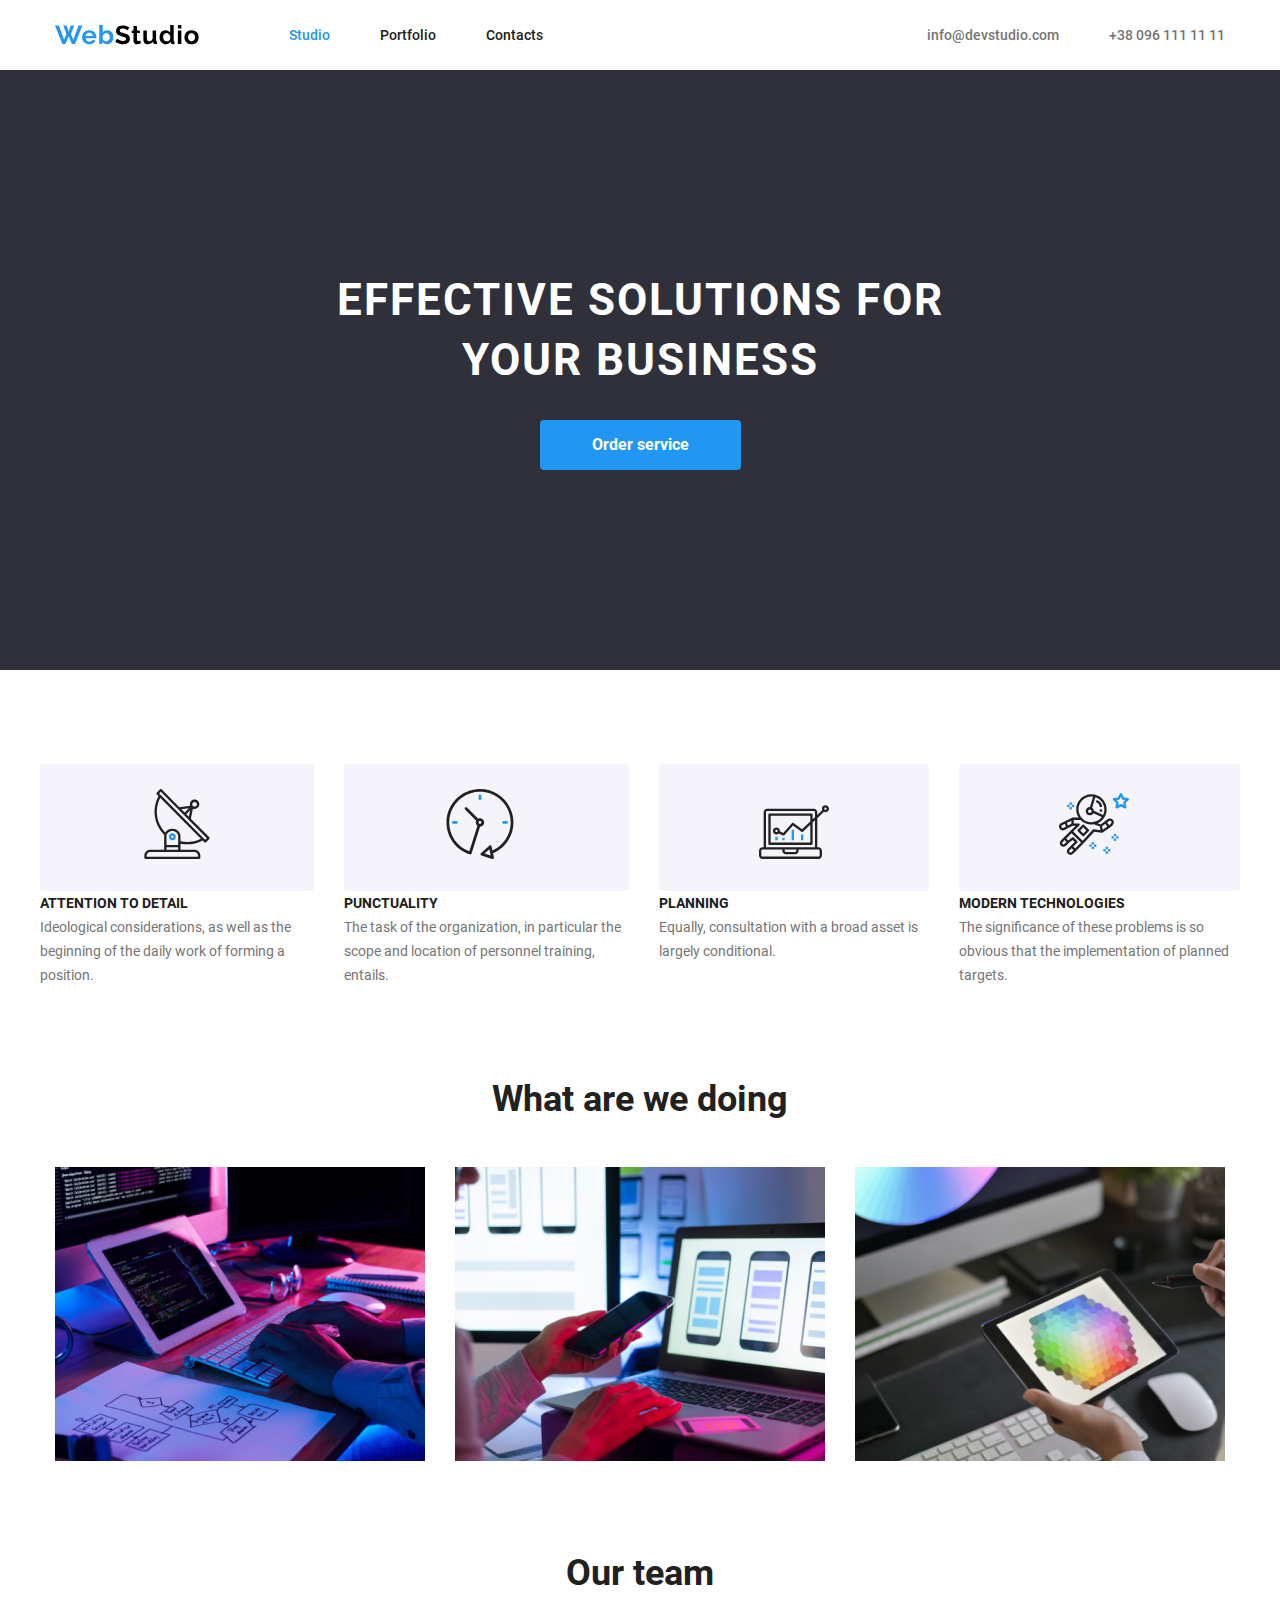
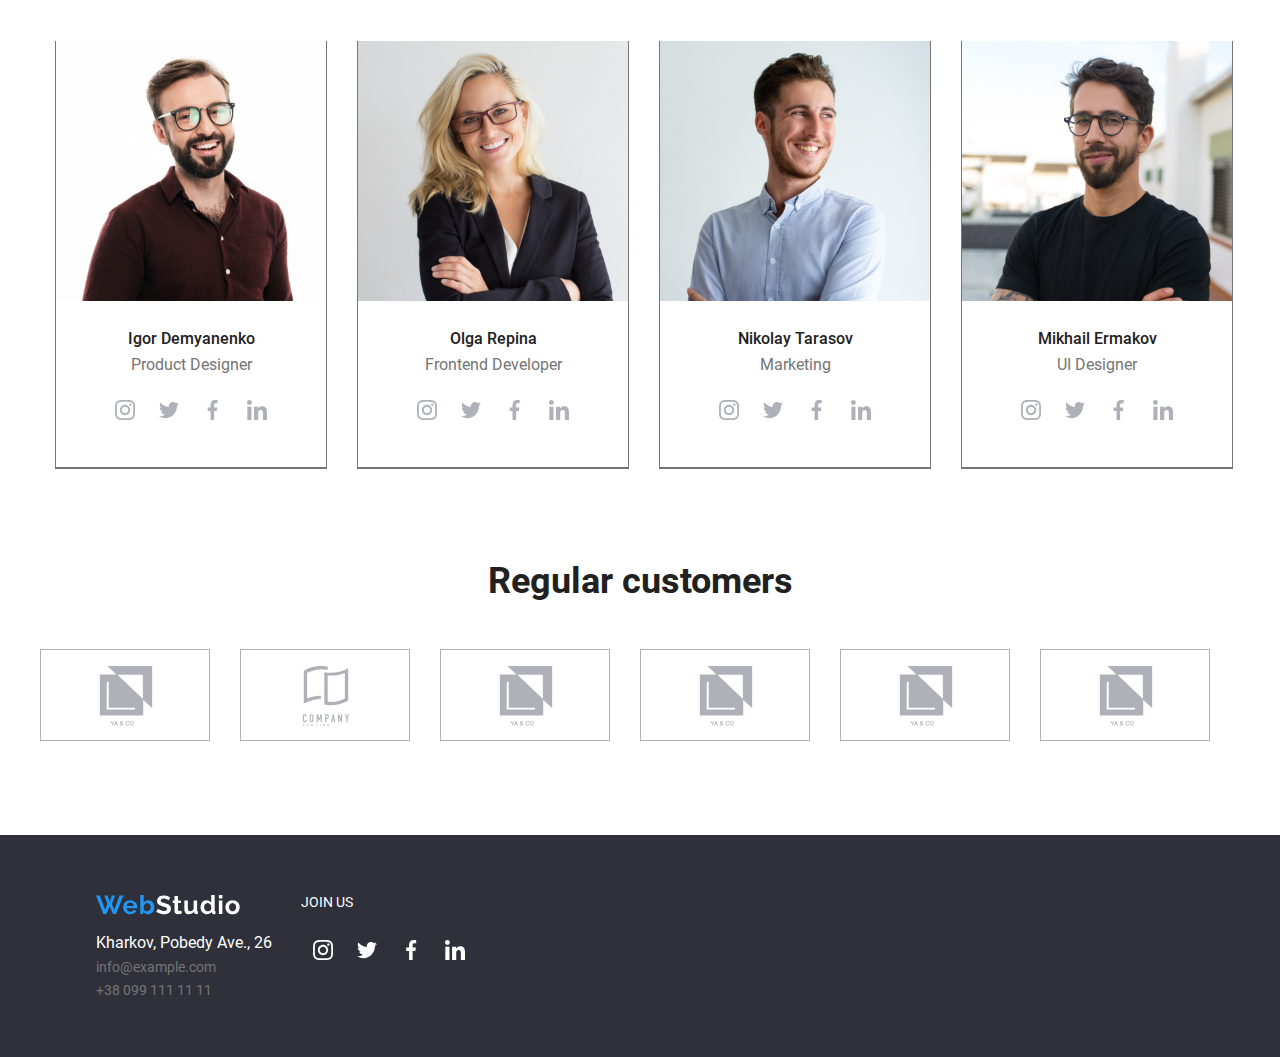
<file: index.html>
<!DOCTYPE html>
<html lang="en">

<head>
	<meta charset="UTF-8">
	<link rel="stylesheet" href="css/styles.css">
	<title>Web Studio</title>
</head>

<body>
	<header class="header">
		<div class="container header-container">
			<a class="header-logo" href="#">
				<img src="img/logo.svg" alt="WebStudio" width="144" height="20">
			</a>
			<ul class="header-list">
				<li class="header-item">
					<a class="active" href="#">Studio</a>
				</li>
				<li class="header-item">
					<a href="portfolio.html">Portfolio</a>
				</li>
				<li class="header-item">
					<a href="#">Contacts</a>
				</li>
			</ul>
			<a class="header-email" href="mailto:info@devstudio.com">info@devstudio.com</a>
			<a class="header-phone" href="tel:+380961111111">+38 096 111 11 11</a>
		</div>
	</header>
	<main>
		<section class="hero">
			<div class="container hero-container">
				<h1 class="hero-title">Effective solutions for your business</h1>
				<button class="hero-btn">Order service</button>
			</div>
		</section>

		<section class="about">
			<div class="container-about">
				<div>
					<div class="info-img">
						<svg class="info-img1">
							<use href="img/sprite.svg#spytnik"></use>
						</svg>
					</div>
					<h3>Attention to detail</h3>
					Ideological considerations, as well as the beginning of the daily work of forming a position.
				</div>
				<div>
					<div class="info-img">
						<svg class="info-img2">
							<use href="img/sprite.svg#time"></use>
						</svg>
					</div>
					<h3>Punctuality</h3>
					The task of the organization, in particular the scope and location of personnel training, entails.
				</div>
				<div>
					<div class="info-img">
						<svg class="info-img3">
							<use href="img/sprite.svg#komp"></use>
						</svg>
					</div>
					<h3>Planning</h3>
					Equally, consultation with a broad asset is largely conditional.
				</div>
				<div>
					<div class="info-img">
						<svg class="info-img4">
							<use href="img/sprite.svg#manchik"></use>
						</svg>
					</div>
					<h3>Modern technologies</h3>
					The significance of these problems is so obvious that the implementation of planned targets.
				</div>
			</div>
		</section>

		<section class="doing">
			<div class="container">
				<h2 class="doing-title subtitle">What are we doing</h2>
				<div class="doing-cards">
					<article class="doing-card">
						<img src="img/do-1.jpg" alt="content image" width="370" height="294">
						<span class="dz11">Desktop applications</span>
					</article>
					<article class="doing-card">
						<img src="img/do-2.jpg" alt="content image" width="370" height="294">
						<span class="dz11">Mobile applications</span>
					</article>
					<article class="doing-card">
						<img src="img/do-3.jpg" alt="content image" width="370" height="294">
						<span class="dz11">Design solutions</span>
					</article>
				</div>
			</div>
		</section>
		<section class="people">
			<div class="container-people">
				<h2 class="people-title subtitle">Our team</h2>
				<div class="people-cards">
					<article class="card11">
						<img src="img/team-1.jpg"  alt="team" width="270" height="260">
						<h3>Igor Demyanenko</h3>
						<div>Product Designer</div>
						<ul class="icon-img1">
							<li>
								<a href="#">
									<svg>
										<use href="img/sprite.svg#inst-card"></use>
									</svg>
								</a>
							</li>
							<li>
								<a href="#">
									<svg>
										<use href="img/sprite.svg#twit-card"></use>
									</svg>
								</a>
							</li>
							<li>
								<a href="#">
									<svg>
										<use href="img/sprite.svg#face-card"></use>
									</svg>
								</a>
							</li>
							<li>
								<a href="#">
									<svg>
										<use href="img/sprite.svg#inn-card"></use>
									</svg>
								</a>
							</li>
						</ul>
					</article>
					<article class="card11">
						<img src="img/team-2.jpg"  alt="team" width="270" height="260">
						<h3>Olga Repina</h3>
						<div>Frontend Developer</div>
						<ul class="icon-img1">
							<li>
								<a href="#">
									<svg>
										<use href="img/sprite.svg#inst-card"></use>
									</svg>
								</a>
							</li>
							<li>
								<a href="#">
									<svg>
										<use href="img/sprite.svg#twit-card"></use>
									</svg>
								</a>
							</li>
							<li>
								<a href="#">
									<svg>
										<use href="img/sprite.svg#face-card"></use>
									</svg>
								</a>
							</li>
							<li>
								<a href="#">
									<svg>
										<use href="img/sprite.svg#inn-card"></use>
									</svg>
								</a>
							</li>
						</ul>
					</article>
					<article class="card11">
						<img src="img/team-3.jpg"  alt="team" width="270" height="260">
						<h3>Nikolay Tarasov</h3>
						<div>Marketing</div>
						<ul class="icon-img1">
							<li>
								<a href="#">
									<svg>
										<use href="img/sprite.svg#inst-card"></use>
									</svg>
								</a>
							</li>
							<li>
								<a href="#">
									<svg>
										<use href="img/sprite.svg#twit-card"></use>
									</svg>
								</a>
							</li>
							<li>
								<a href="#">
									<svg>
										<use href="img/sprite.svg#face-card"></use>
									</svg>
								</a>
							</li>
							<li>
								<a href="#">
									<svg>
										<use href="img/sprite.svg#inn-card"></use>
									</svg>
								</a>
							</li>
						</ul>
					</article>
					<article class="card11">
						<img src="img/team-4.jpg"  alt="team" width="270" height="260">
						<h3>Mikhail Ermakov</h3>
						<div>UI Designer</div>
						<ul class="icon-img1">
							<li>
								<a href="#">
									<svg>
										<use href="img/sprite.svg#inst-card"></use>
									</svg>
								</a>
							</li>
							<li>
								<a href="#">
									<svg>
										<use href="img/sprite.svg#twit-card"></use>
									</svg>
								</a>
							</li>
							<li>
								<a href="#">
									<svg>
										<use href="img/sprite.svg#face-card"></use>
									</svg>
								</a>
							</li>
							<li>
								<a href="#">
									<svg>
										<use href="img/sprite.svg#inn-card"></use>
									</svg>
								</a>
							</li>
						</ul>
					</article>
				</div>
			</div>
		</section>
						<!-- dz -->
		<section class="customers">
			<div class="container-customers">
				<h2 class="people-title subtitle">Regular customers</h2>
				<div class="carddd">
					<article class="customers-card">
						<a href="#">
							<div class="section-customers">
							<svg>
								<use href="img/sprite.svg#logo1"></use>
							</svg>
							</div>
						</a>
					</article>
					<article class="customers-card">
						<a href="#">
							<div class="section-customers">
							<svg>
								<use href="img/sprite.svg#logo2"></use>
							</svg>
							</div>
						</a>
					</article>
					<article class="customers-card">
						<a href="#">
							<div class="section-customers">
							<svg>
								<use href="img/sprite.svg#logo1"></use>
							</svg>
							</div>
						</a>
					</article>
					<article class="customers-card">
						<a href="#">
							<div class="section-customers">
							<svg>
								<use href="img/sprite.svg#logo1"></use>
							</svg>
							</div>
						</a>
					</article>
					<article class="customers-card">
						<a href="#">
							<div class="section-customers">
							<svg>
								<use href="img/sprite.svg#logo1"></use>
							</svg>
							</div>
						</a>
					</article>
					<article class="customers-card">
						<a href="#">
							<div class="section-customers">
							<svg>
								<use href="img/sprite.svg#logo1"></use>
							</svg>
							</div>
						</a>
					</article>
			</div>
		</section>
	</main>
	<footer class="footer">
		<div class="container footer-container">
			<div class="footer-info">
				<a class="footer-logo" href="#">
					<img src="img/footer-logo.svg" alt="WebStudio" width="144" height="20">
				</a>
				<p>Kharkov, Pobedy Ave., 26</p>
				<a href="mailto:info@example.com">info@example.com</a>
				<a href="tel:+380991111111">+38 099 111 11 11</a>
			</div>
			<div class="social">
				<span>join us</span>
				<ul class="icon-img">
					<li>
						<a href="#">
							<svg>
								<use href="img/sprite.svg#inst"></use>
							</svg>
						</a>
					</li>
					<li>
						<a href="#">
							<svg>
								<use href="img/sprite.svg#twit"></use>
							</svg>
						</a>
					</li>
					<li>
						<a href="#">
							<svg>
								<use href="img/sprite.svg#face"></use>
							</svg>
						</a>
					</li>
					<li>
						<a href="#">
							<svg>
								<use href="img/sprite.svg#inn"></use>
							</svg>
						</a>
					</li>
				</ul>
			</div>
		</div>
	</footer>
</body>

</html>
</file>
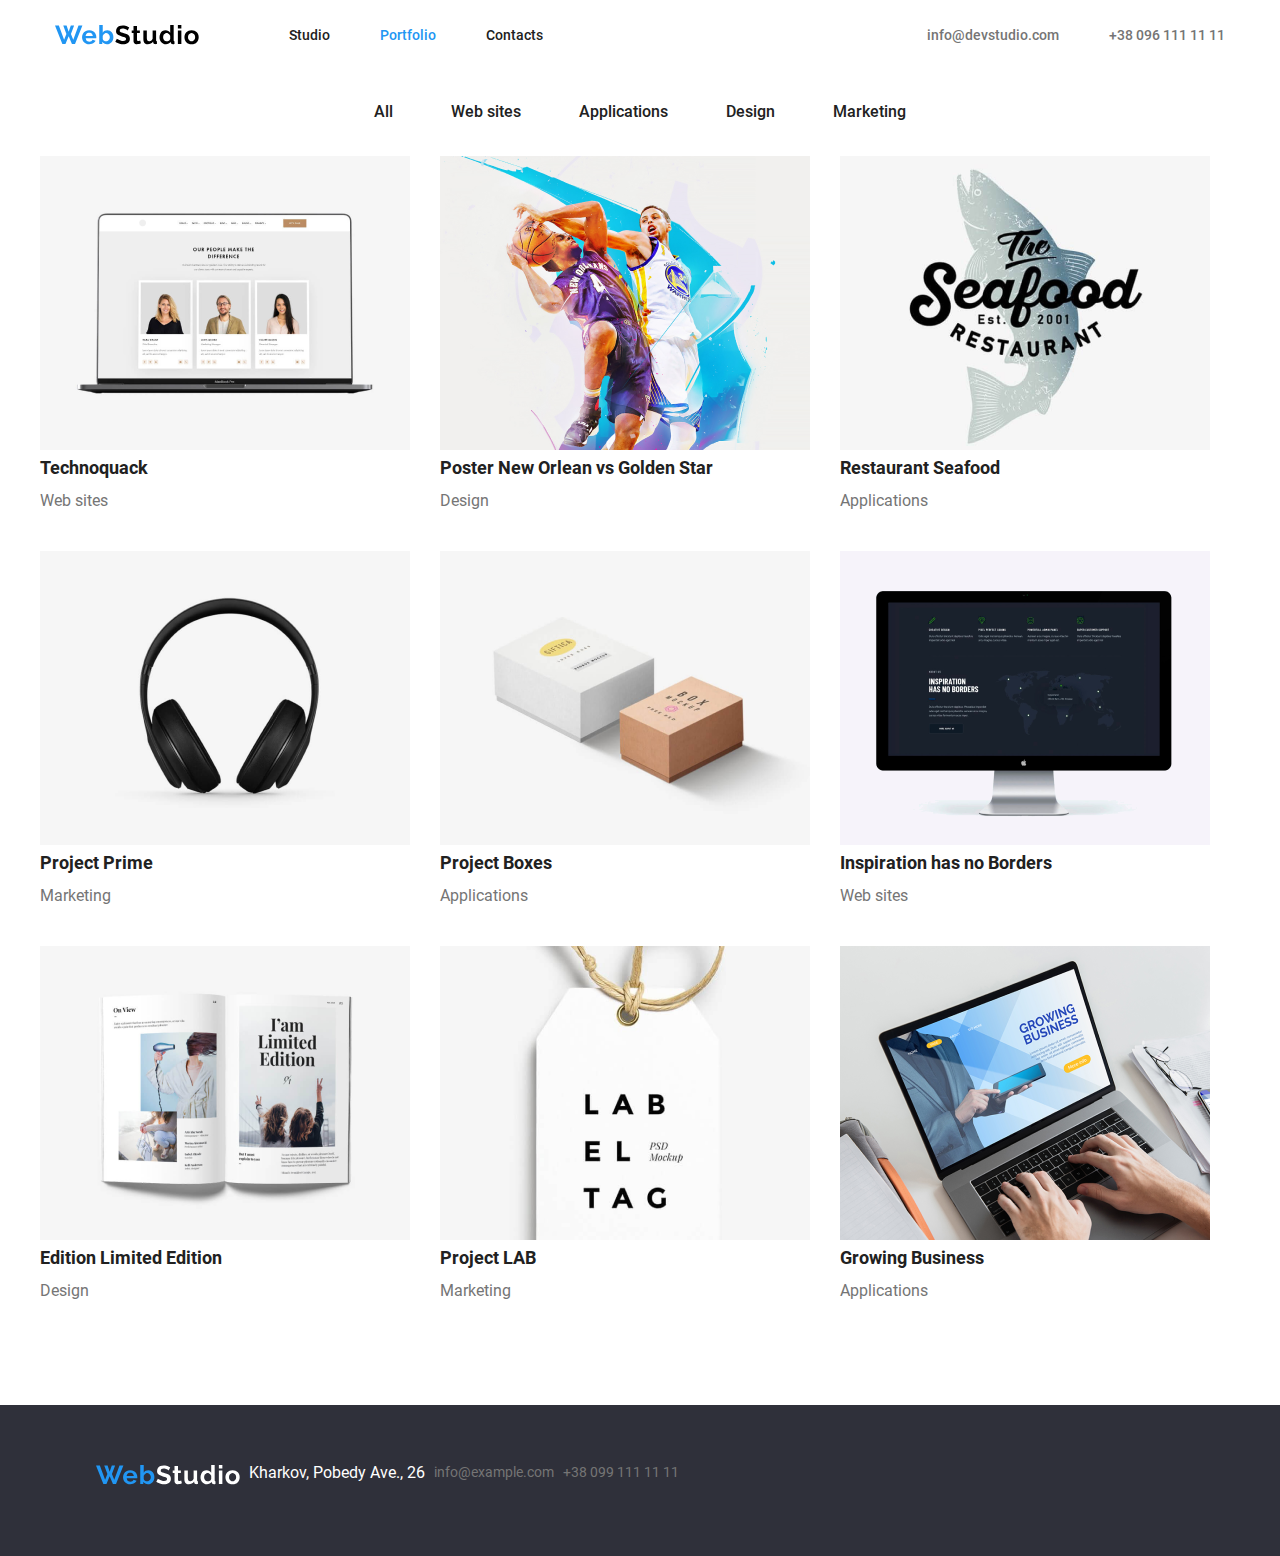
<file: portfolio.html>
<!DOCTYPE html>
<html lang="en">

<head>
	<meta charset="UTF-8">
	<link rel="stylesheet" href="css/styles.css">
	<title>Web Studio</title>
</head>

<body>
	<header class="header">
		<div class="container header-container">
			<a class="header-logo" href="index.html">
				<img src="img/logo.svg" alt="WebStudio" width="144" height="20">
			</a>
			<ul class="header-list">
				<li class="header-item">
					<a href="index.html">Studio</a>
				</li>
				<li class="header-item">
					<a class="active" href="#">Portfolio</a>
				</li>
				<li class="header-item">
					<a href="#">Contacts</a>
				</li>
			</ul>
			<a class="header-email" href="mailto:info@devstudio.com">info@devstudio.com</a>
			<a class="header-phone" href="tel:+380961111111">+38 096 111 11 11</a>
		</div>
	</header>
	<main>
		<section class="portfolio">
			<div class="container-portfolio">
				<div>
					<div><h3>All</h3></div>
					<div><h3>Web sites</h3></div>
					<div><h3>Applications</h3></div>
					<div><h3>Design</h3></div>
					<div><h3>Marketing</h3></div>
				</div>
			</div>
			<div class="cards">
				<article class="card-img">
					<a href="#">
						<span class="text">The resource offers comprehensive offers with different levels of functionality and services. All this will allow the visitor to obtain useful information about the company or individual.</span>
						<img src="img/1.png"  alt="png" width="370" height="294">
						<div class="card-name">
							<a href="#"><h3>Technoquack</h3></a>
							<a href="#"><p>Web sites</p></a>
						</div>
					</a>
				</article>
				<article  class="card-img">
					<a href="#">
						<span class="text">The resource offers comprehensive offers with different levels of functionality and services. All this will allow the visitor to obtain useful information about the company or individual.</span>
						<img src="img/2.png"  alt="png" width="370" height="294">
						<div class="card-name">
							<a href="#"><h3>Poster New Orlean vs Golden Star</h3></a>
							<a href="#"><p>Design</p></a>
						</div>
					</a>
				</article>
				<article class="card-img">
					<a href="#" >
						<span class="text">The resource offers comprehensive offers with different levels of functionality and services. All this will allow the visitor to obtain useful information about the company or individual.</span>
						<img src="img/3.png"  alt="png" width="370" height="294">
					</a>
					<div class="card-name">
						<a href="#"><h3>Restaurant Seafood</h3></a>
						<a href="#"><p>Applications</p></a>
					</div>
				</article>
				<article  class="card-img">
					<a href="#">
						<span class="text">The resource offers comprehensive offers with different levels of functionality and services. All this will allow the visitor to obtain useful information about the company or individual.</span>
						<img src="img/4.png"  alt="png" width="370" height="294">
						<div class="card-name">
							<a href="#"><h3>Project Prime</h3></a>
							<a href="#"><p>Marketing</p></a>
						</div>
					</a>
				</article>
				<article  class="card-img">
					<a href="#">
						<span class="text">The resource offers comprehensive offers with different levels of functionality and services. All this will allow the visitor to obtain useful information about the company or individual.</span>
						<img src="img/5.png"  alt="png" width="370" height="294">
						<div class="card-name">
							<a href="#"><h3>Project Boxes</h3></a>
							<a href="#"><p>Applications</p></a>
						</div>
					</a>
				</article>
				<article  class="card-img">
					<a href="#">
						<span class="text">The resource offers comprehensive offers with different levels of functionality and services. All this will allow the visitor to obtain useful information about the company or individual.</span>
						<img src="img/6.png"  alt="png" width="370" height="294">
						<div class="card-name">
							<a href="#"><h3>Inspiration has no Borders</h3></a>
							<a href="#"><p>Web sites</p></a>
						</div>
					</a>
				</article>
				<article  class="card-img">
					<a href="#">
						<span class="text">The resource offers comprehensive offers with different levels of functionality and services. All this will allow the visitor to obtain useful information about the company or individual.</span>
						<img src="img/7.png"  alt="png" width="370" height="294">
						<div class="card-name">
							<a href="#"><h3>Edition Limited Edition</h3></a>
							<a href="#"><p>Design</p></a>
						</div>
					</a>
				</article>
				<article  class="card-img">
					<a href="#">
						<span class="text">The resource offers comprehensive offers with different levels of functionality and services. All this will allow the visitor to obtain useful information about the company or individual.</span>
						<img src="img/8.png"  alt="png" width="370" height="294">
						<div class="card-name">
							<a href="#"><h3>Project LAB</h3></a>
							<a href="#"><p>Marketing</p></a>
						</div>
					</a>
				</article>
				<article  class="card-img">
					<a href="#">
						<span class="text">The resource offers comprehensive offers with different levels of functionality and services. All this will allow the visitor to obtain useful information about the company or individual.</span>
						<img src="img/9.png"  alt="png" width="370" height="294">
						<div class="card-name">
							<a href="#"><h3>Growing Business</h3></a>
							<a href="#"><p>Applications</p></a>
						</div>
					</a>
				</article>
			</div>
		</section>
	</main>
	<footer class="footer">
		<div class="container footer-container">
			<a class="footer-logo" href="index.html">
				<img src="img/footer-logo.svg" alt="WebStudio" width="144" height="20">
			</a>
			<p>Kharkov, Pobedy Ave., 26</p>
			<a href="mailto:info@example.com">info@example.com</a>
			<a href="tel:+380991111111">+38 099 111 11 11</a>
		</div>
	</footer>
</body>

</html>
</file>
<file: css/styles.css>
@import url('reset.css');


@font-face {
	font-family: 'Roboto';
	src: url('../fonts/roboto/Roboto-Regular.woff2') format('woff2');
	font-weight: 400;
	font-style: normal;
	font-display: swap;
}

@font-face {
	font-family: 'Roboto';
	src: url('../fonts/roboto/Roboto-Medium.woff2') format('woff2');
	font-weight: 500;
	font-style: normal;
	font-display: swap;
}

@font-face {
	font-family: 'Roboto';
	src: url('../fonts/roboto/Roboto-Bold.woff2') format('woff2');
	font-weight: 700;
	font-style: normal;
	font-display: swap;
}

/* GLOBAL */

html,
body {
	height: 100%;
}

body {
	font-family: "Roboto", sans-serif;
	font-weight: 400;
	color: #212121;
}

.container {
	width: 1200px;
	margin: 0 auto;
	padding: 0 15px;
}

.subtitle {
	font-weight: 700;
	font-size: 36px;
}

/* HEADER */
.header {
	padding: 25px 0;
	font-size: 14px;
	font-weight: 500;
}

.header-container {
	display: flex;
	align-items: center;
}

.header-logo {
	margin-right: 90px;
}

.header-list {
	display: flex;
	gap: 50px;
	margin-right: auto;
	/* flex: 1; */
	/* flex-grow: 1; */
}

.header-item {}

.header-item a.active {
	color: #2196F3;
}

.header-email {}

.header-phone {
	margin-left: 50px;
}

.header-item a,
.header-email,
.header-phone {
	text-decoration: none;
}

.header-email,
.header-phone {
	text-decoration: none;
	color: #757575;
}

/* HERO */

.hero {
	background: #2F303A;
	min-height: 600px;
	display: flex;
	align-items: center;
	color: #fff;
}

.hero-container {
	width: 650px;
	margin: 0 auto;
	text-align: center;
}

.hero-title {
	font-size: 44px;
	line-height: 60px;
	font-weight: 700;
	text-transform: uppercase;
	letter-spacing: 2px;
	margin-bottom: 30px;
}

.hero-btn {
	background: #2196F3;
	padding: 17px 52px;
	color: #fff;
	cursor: pointer;
	font-weight: 700;
	border-radius: 4px;
}

/* !DO section */
.doing {
	padding: 94px 0;
}

.doing-title {
	margin-bottom: 50px;
	text-align: center;
}

.doing-cards {
	display: flex;
	gap: 30px;
	/* row-gap: 30px; */
}

.doing-card {
	position: relative;
	width: 33.333%;
	height: 294px;
	gap: 30px;
	/* flex: 1; */
}

.dz11 {
	display: flex;
	align-items: center;
	justify-content: center;
	width: 370px;
	height: 0px;
	color: #fff;
	position: absolute;
	bottom: 0px;
	left: 0;
	background: #2F303A;
	opacity: 1;
	font-weight: 0;
	font-size: 0px;
	line-height: 0;
	text-transform: uppercase;
	transition: all .4s;
}

/* .doing-card::after{
	display: block;
	content: '';
	width: 100%;
	height: 5px;
	background: red;
	opacity: 1;
} */

.doing-card:hover .dz11 {
	opacity: 80%;
	height: 70px;
	font-weight: 700;
	font-size: 14px;
	line-height: 16.41px;
}


.doing-card img {
	width: 100%;
	height: 100%;
	object-fit: cover;
}



/* h3 */

.about {
	width: 1200px;
	margin: 0 auto;
}

.about>div{
	display: flex;
	padding-top: 94px;
	gap: 30px;
}
.container-about {
	color: #757575;
	font-size: 14px;
	font-weight: 400;
	line-height: 24px;
	
}

.container-about>div>h3 {
	color: #212121;
	font-size: 14px;
	font-weight: 700;
	text-transform: uppercase;
}

.container-about>div {
	border-radius: 4px;
}

.people {
	margin-bottom: 94px;
}
.container-people {
	margin: 0 auto;
	width: 1170px;
}
.people-title {
	margin-bottom: 50px;
	text-align: center;
}
.subtitle {
}


.people-cards {
	text-align: center;
	display: flex;
	gap: 30px;
	width: 270px;
	height: 428px;
}

.people-cards>article>h3 {
	flex-wrap: wrap;
	align-content: flex-start;
	padding-top: 30px ;
	font-weight: 500;
	font-size: 16px;
}

.people-cards>article{
	flex: 1 1 20%;
	border-top: 0px solid #757575;
	border-bottom: 2px solid #757575;
	border-left: 1px solid #757575;
	border-right: 1px solid #757575;
}

.people-cards>article>div {
	padding-top: 10px;
	color: #757575;
	font-weight: 400;
	font-size: 16px;
}

/* portfolio */

.portfolio {
	width: 1200px;
	margin: 0 auto;
	margin-top: 28px;
	
}

.container-portfolio>div{
	width: 100%;
	display: flex;
	justify-content: center;
	align-items: flex-start;
	gap: 8px;
	flex-direction: row;
	text-align: center;
}

.container-portfolio h3 {
	padding: 6px 25px;
	font-weight: 500;
	font-size: 16px;

}

.cards>article {
	gap: 30px;
}

.card-img {
	display: block;
	position: relative;
	text-decoration: none;
}

.card-img:hover .text  {
	opacity: 1;
	height: 294px;
	font-weight: 400;
	font-size: 18px;
	line-height: 28px;
}

.text {
	position: absolute;
	color: black;
	display: flex;
	padding: 63px 24px;
	align-content: center;
	color: #fff;
	background-color: rgba(33,	150, 243, 0.8);
	font-weight: 0;
	font-size: 0px;
	line-height: 0px;
	opacity: 0;
	height: 0;
	transition: all .4s;
}

.cards {
	margin-top: 30px;
	display: flex;
	gap: 30px;
	flex-wrap: wrap;
}

.cards h3 {
	font-weight: 700;
	font-size: 18px;
	line-height: 36px;
}

.cards p {
	line-height: 30px;
	font-weight: 400;
	font-size: 16px;
	color: #757575;
	margin-bottom: 5px;
}

.card-name a{
	text-decoration: none;
}

.info-img{
	padding: 25px 100px;
	background:#F5F4FA;
	border-radius: 4px;
}

.info-img1{
	width: 70px;
	height: 70px;
}

.info-img2{
	width: 70px;
	height: 70px;
}

.info-img3{
	width: 70px;
	height: 70px;
}

.info-img4{
	width: 70px;
	height: 70px;
}

.social {
	display: flex;
	flex-direction: column;
	width: 206px;
	height: 80px;
	padding-left: 20px;
}



.social>span{
	text-transform: uppercase;
	color: #ffff;
	font-weight: 700px;
	font-size: 14px;
}

.icon-img {
	display: flex;
	flex-wrap: wrap;
	padding-top: 20px;

}

.card11 {
	display: flex;
    flex-direction: column;
}

.icon-img1 {
	display: flex;
	flex-wrap: wrap;
    align-content: center;
	justify-content: center;
	padding-top: 16px;
}

.icon-img1>li{
	display: flex;
	flex-wrap: wrap;
    align-content: center;
	justify-content: space-around;
	width: 44px;
	height: 44px;
	border-radius: 100%;
	transition: all .4s;
}

.icon-img1 li:hover{
	background: #2196F3;
}

.icon-img1 svg{
	width: 20px;
	height: 20px;
}

.icon-img li{
	display: flex;
	flex-wrap: wrap;
    align-content: center;
	justify-content: space-around;
	width: 44px;
	height: 44px;
	border-radius: 100%;
	transition: all .4s;
}

.icon-img li:hover{
	background:#2196F3;
}

.icon-img svg{
	width: 20px;
	height: 20px;
}


/* FOOTER */

.footer {
	background: #2F303A;
	padding: 60px 81px;
	margin-top: 94px;
}

.footer-container {
	display: flex;
    position: relative;
    gap: 9px;
    flex-direction: row;
    align-items: flex-start;
}

.footer-logo {
	margin: 0 0 11px;
}

.footer p {
	color: #fff;
}

.footer a {
	text-decoration: none;
	color: #757575;
	font-size: 14px;
}

.footer-info{
	position: relative;
	display: flex;
	gap: 9px;
	flex-direction: column;
	align-items: flex-start;
}

.customers {
	margin: 0 auto;
	width: 1200px;
}

.container-customers {}


.container-customers svg {	
	width: 40px;
	height: 30px;	
}

.customers-card article {
	width: 170px;
	height: 92px;
}

.carddd {
	display: flex;
	gap: 30px;
}
.customers-card a{
	display: block;
	width: 106px;
	height: 60px;
}


.customers-card {
	border: #AFB1B8 solid 1px;
	width: 170px;
	height: 92px;
	padding: 16px 32px;
	transition: all .4s;
}

.section-customers svg{
	width: 100%;
	height: 100%;
	fill: #AFB1B8;
	transition: all .4s;
}

.customers-card:hover svg {
	fill: #2196F3;
}

.customers-card:hover {
	border: #2196F3 solid 1px;
}

.section-customers {
	display: flex;
	flex-wrap: wrap;
    justify-content: center;
	align-content: center;
	width: 106px;
	height: 60px;
}
</file>
